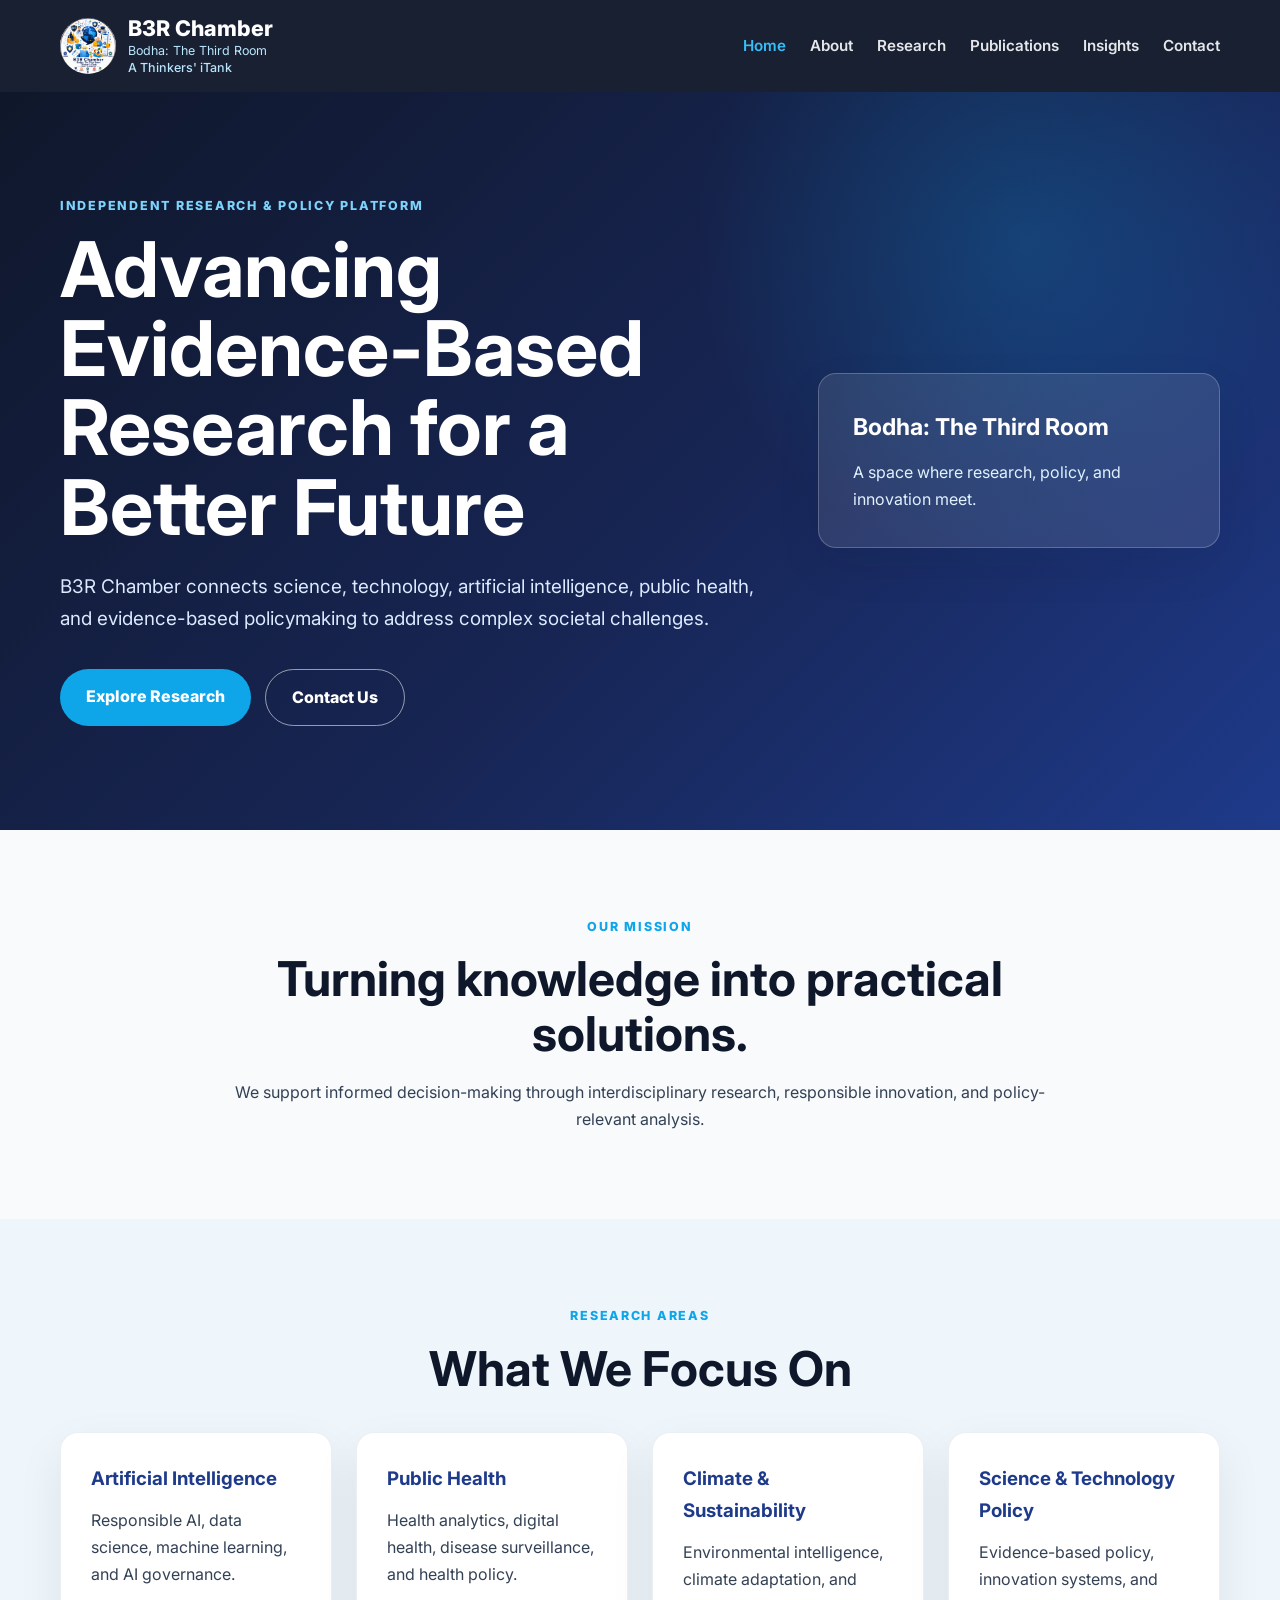
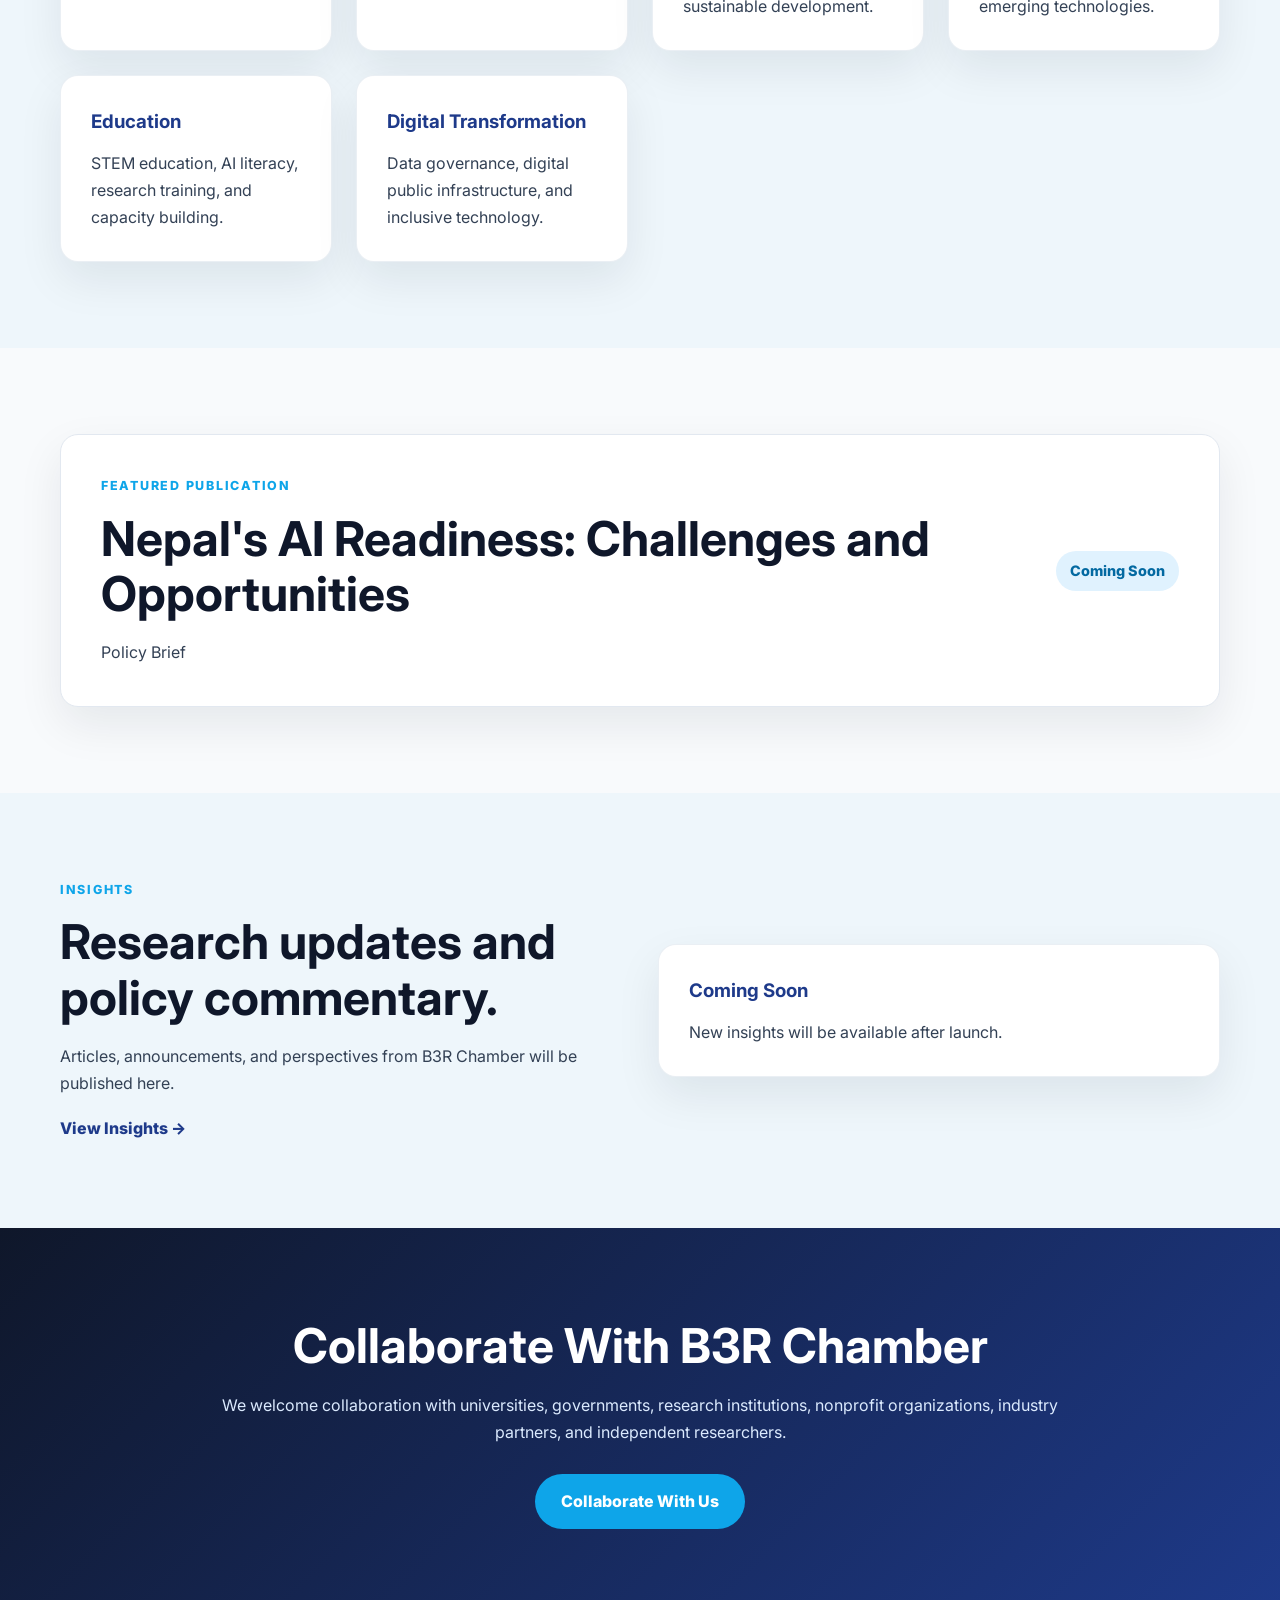
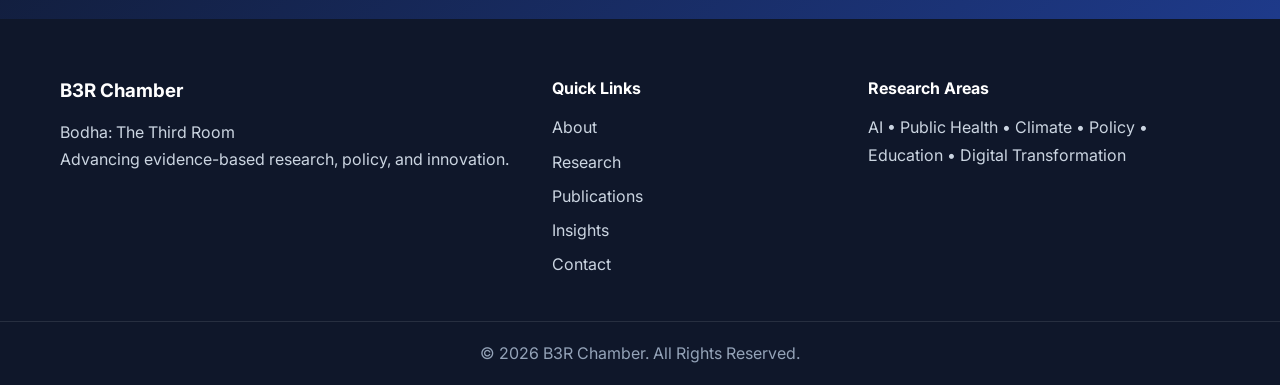
<file: index.html>
<!DOCTYPE html>

<html lang="en">
<head>
<meta charset="utf-8"/>
<meta content="width=device-width, initial-scale=1.0" name="viewport"/>
<title>B3R Chamber | B3R Chamber</title>
<meta content="B3R Chamber is an interdisciplinary research and policy platform." name="description"/>
<link href="style.css" rel="stylesheet"/>
</head>
<body>
<header class="site-header">
<div class="nav-container">
<a class="brand" href="index.html">
<img alt="B3R Chamber logo" class="site-logo" src="logo.png"/>
<div class="brand-text">
<span>B3R Chamber</span>
<small>Bodha: The Third Room</small><small class="itank">A Thinkers' iTank</small>
</div>
</a>
<button aria-label="Toggle navigation" class="menu-toggle">☰</button>
<nav class="site-nav">
<a class="active" href="index.html">Home</a>
<a href="about.html">About</a>
<a href="research.html">Research</a>
<a href="publications.html">Publications</a>
<a href="insights.html">Insights</a>
<a href="contact.html">Contact</a>
</nav>
</div>
</header>
<section class="hero">
<div class="container hero-grid">
<div>
<p class="eyebrow">Independent Research &amp; Policy Platform</p>
<h1>Advancing Evidence-Based Research for a Better Future</h1>
<p class="hero-text">B3R Chamber connects science, technology, artificial intelligence, public health, and evidence-based policymaking to address complex societal challenges.</p>
<div class="hero-actions">
<a class="btn" href="research.html">Explore Research</a>
<a class="btn btn-outline" href="contact.html">Contact Us</a>
</div>
</div>
<div class="hero-panel"><h3>Bodha: The Third Room</h3><p>A space where research, policy, and innovation meet.</p></div>
</div>
</section>
<section class="section"><div class="container narrow"><p class="eyebrow">Our Mission</p><h2>Turning knowledge into practical solutions.</h2><p>We support informed decision-making through interdisciplinary research, responsible innovation, and policy-relevant analysis.</p></div></section>
<section class="section muted"><div class="container"><p class="eyebrow center">Research Areas</p><h2 class="center">What We Focus On</h2><div class="card-grid">
<article class="card"><h3>Artificial Intelligence</h3><p>Responsible AI, data science, machine learning, and AI governance.</p></article>
<article class="card"><h3>Public Health</h3><p>Health analytics, digital health, disease surveillance, and health policy.</p></article>
<article class="card"><h3>Climate &amp; Sustainability</h3><p>Environmental intelligence, climate adaptation, and sustainable development.</p></article>
<article class="card"><h3>Science &amp; Technology Policy</h3><p>Evidence-based policy, innovation systems, and emerging technologies.</p></article>
<article class="card"><h3>Education</h3><p>STEM education, AI literacy, research training, and capacity building.</p></article>
<article class="card"><h3>Digital Transformation</h3><p>Data governance, digital public infrastructure, and inclusive technology.</p></article>
</div></div></section>
<section class="section"><div class="container feature-card"><div><p class="eyebrow">Featured Publication</p><h2>Nepal's AI Readiness: Challenges and Opportunities</h2><p>Policy Brief</p></div><span class="status-badge">Coming Soon</span></div></section>
<section class="section muted"><div class="container two-col"><div><p class="eyebrow">Insights</p><h2>Research updates and policy commentary.</h2><p>Articles, announcements, and perspectives from B3R Chamber will be published here.</p><a class="text-link" href="insights.html">View Insights →</a></div><div class="mini-card"><h3>Coming Soon</h3><p>New insights will be available after launch.</p></div></div></section>
<section class="cta"><div class="container narrow"><h2>Collaborate With B3R Chamber</h2><p>We welcome collaboration with universities, governments, research institutions, nonprofit organizations, industry partners, and independent researchers.</p><a class="btn" href="contact.html">Collaborate With Us</a></div></section>
<footer class="site-footer">
<div class="container footer-grid">
<div>
<h3>B3R Chamber</h3>
<p>Bodha: The Third Room</p>
<p>Advancing evidence-based research, policy, and innovation.</p>
</div>
<div>
<h4>Quick Links</h4>
<a href="about.html">About</a>
<a href="research.html">Research</a>
<a href="publications.html">Publications</a>
<a href="insights.html">Insights</a>
<a href="contact.html">Contact</a>
</div>
<div>
<h4>Research Areas</h4>
<p>AI • Public Health • Climate • Policy • Education • Digital Transformation</p>
</div>
</div>
<div class="footer-bottom">© 2026 B3R Chamber. All Rights Reserved.</div>
</footer>
<script src="script.js"></script>
</body>
</html>
</file>
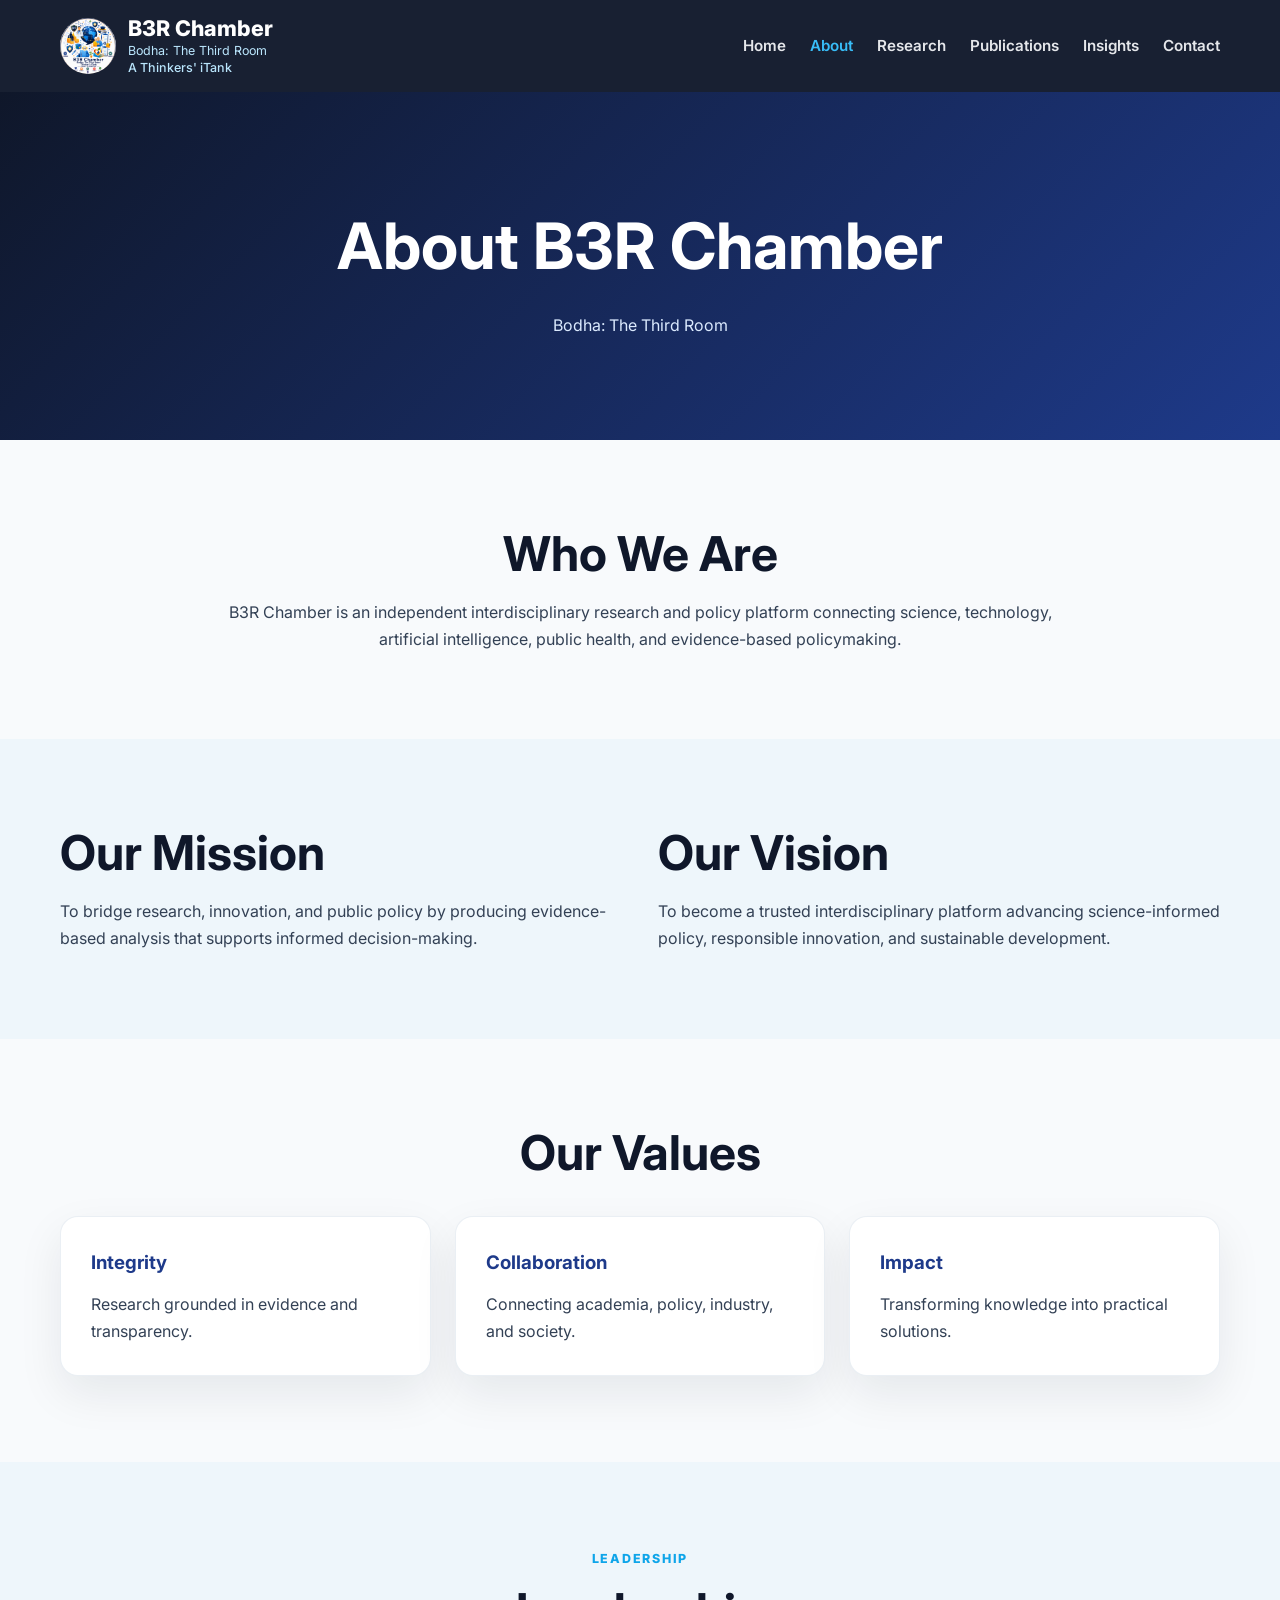
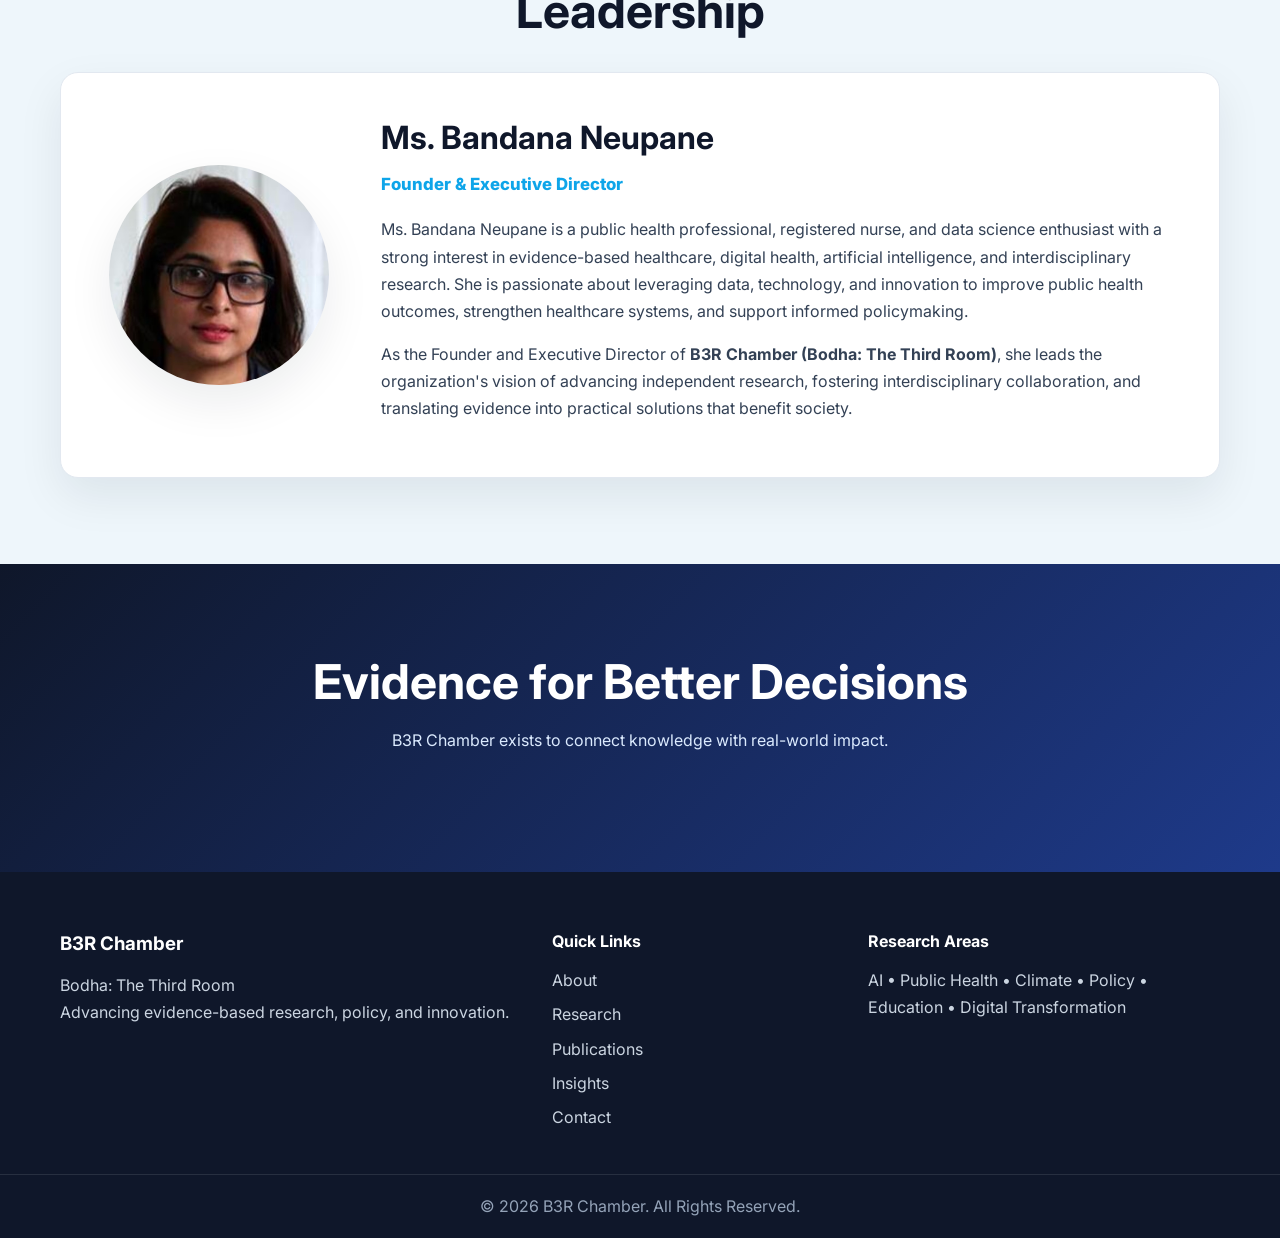
<file: about.html>
<!DOCTYPE html>

<html lang="en">
<head>
<meta charset="utf-8"/>
<meta content="width=device-width, initial-scale=1.0" name="viewport"/>
<title>About | B3R Chamber</title>
<meta content="B3R Chamber" name="description"/>
<link href="style.css" rel="stylesheet"/>
</head>
<body>
<header class="site-header">
<div class="nav-container">
<a class="brand" href="index.html">
<img alt="B3R Chamber logo" class="site-logo" src="logo.png"/>
<div class="brand-text">
<span>B3R Chamber</span>
<small>Bodha: The Third Room</small><small class="itank">A Thinkers' iTank</small>
</div>
</a>
<button aria-label="Toggle navigation" class="menu-toggle">☰</button>
<nav class="site-nav">
<a href="index.html">Home</a>
<a class="active" href="about.html">About</a>
<a href="research.html">Research</a>
<a href="publications.html">Publications</a>
<a href="insights.html">Insights</a>
<a href="contact.html">Contact</a>
</nav>
</div>
</header>
<section class="page-hero"><div class="container"><h1>About B3R Chamber</h1><p>Bodha: The Third Room</p></div></section>
<section class="section"><div class="container narrow"><h2>Who We Are</h2><p>B3R Chamber is an independent interdisciplinary research and policy platform connecting science, technology, artificial intelligence, public health, and evidence-based policymaking.</p></div></section>
<section class="section muted"><div class="container two-col"><div><h2>Our Mission</h2><p>To bridge research, innovation, and public policy by producing evidence-based analysis that supports informed decision-making.</p></div><div><h2>Our Vision</h2><p>To become a trusted interdisciplinary platform advancing science-informed policy, responsible innovation, and sustainable development.</p></div></div></section>
<section class="section"><div class="container"><h2 class="center">Our Values</h2><div class="card-grid"><div class="card"><h3>Integrity</h3><p>Research grounded in evidence and transparency.</p></div><div class="card"><h3>Collaboration</h3><p>Connecting academia, policy, industry, and society.</p></div><div class="card"><h3>Impact</h3><p>Transforming knowledge into practical solutions.</p></div></div></div></section>
<section class="section muted">
<div class="container">
<p class="eyebrow center">Leadership</p>
<h2 class="center">Leadership</h2>
<div class="leader-card">
<div class="leader-photo">
<img alt="Ms. Bandana Neupane" class="leader-image" src="images/bandana-neupane.jpg"/>
</div>
<div class="leader-content">
<h3>Ms. Bandana Neupane</h3>
<h4>Founder &amp; Executive Director</h4>
<p>
          Ms. Bandana Neupane is a public health professional, registered nurse,
          and data science enthusiast with a strong interest in evidence-based
          healthcare, digital health, artificial intelligence, and interdisciplinary
          research. She is passionate about leveraging data, technology, and
          innovation to improve public health outcomes, strengthen healthcare
          systems, and support informed policymaking.
        </p>
<p>
          As the Founder and Executive Director of
          <strong>B3R Chamber (Bodha: The Third Room)</strong>, she leads the
          organization's vision of advancing independent research, fostering
          interdisciplinary collaboration, and translating evidence into practical
          solutions that benefit society.
        </p>
</div>
</div>
</div>
</section>
<section class="cta"><div class="container narrow"><h2>Evidence for Better Decisions</h2><p>B3R Chamber exists to connect knowledge with real-world impact.</p></div></section>
<footer class="site-footer">
<div class="container footer-grid">
<div>
<h3>B3R Chamber</h3>
<p>Bodha: The Third Room</p>
<p>Advancing evidence-based research, policy, and innovation.</p>
</div>
<div>
<h4>Quick Links</h4>
<a href="about.html">About</a>
<a href="research.html">Research</a>
<a href="publications.html">Publications</a>
<a href="insights.html">Insights</a>
<a href="contact.html">Contact</a>
</div>
<div>
<h4>Research Areas</h4>
<p>AI • Public Health • Climate • Policy • Education • Digital Transformation</p>
</div>
</div>
<div class="footer-bottom">© 2026 B3R Chamber. All Rights Reserved.</div>
</footer>
<script src="script.js"></script>
</body>
</html>
</file>
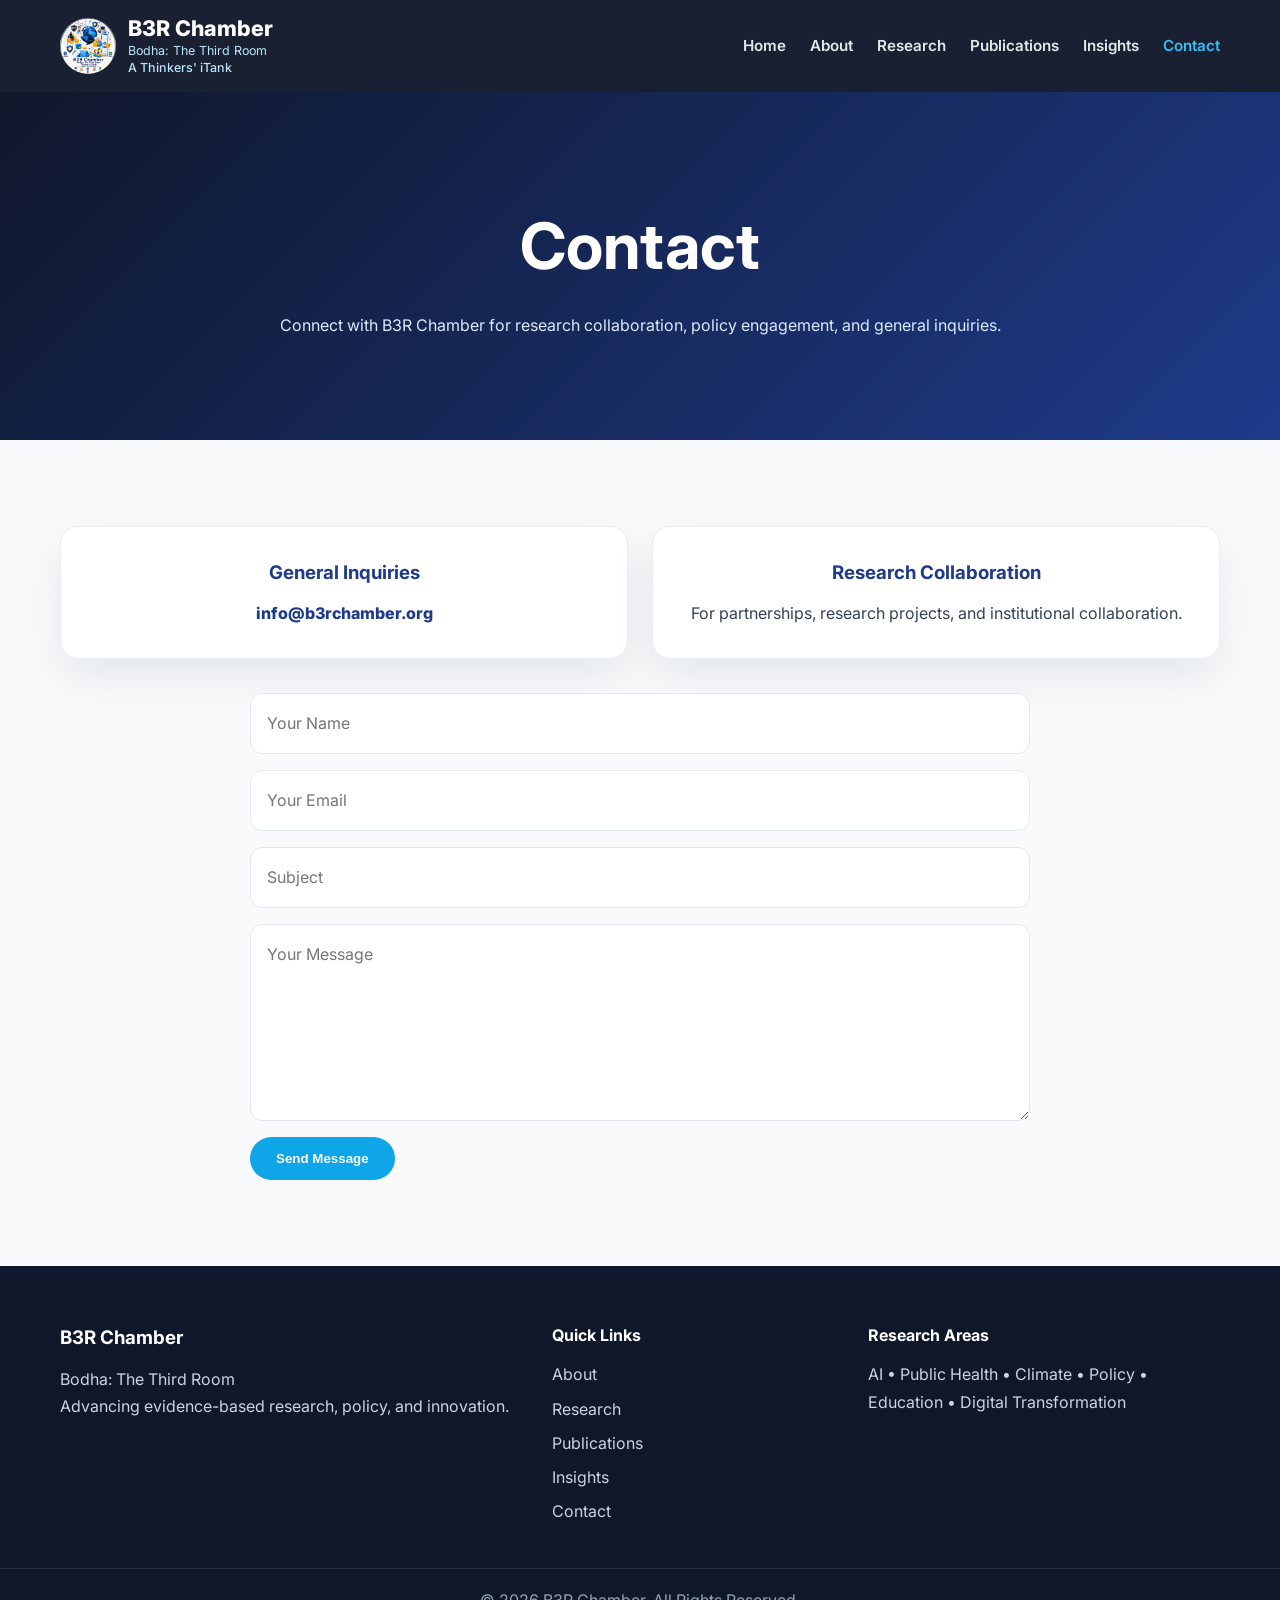
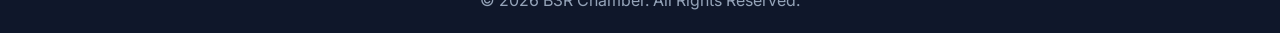
<file: contact.html>
<!DOCTYPE html>

<html lang="en">
<head>
<meta charset="utf-8"/>
<meta content="width=device-width, initial-scale=1.0" name="viewport"/>
<title>Contact | B3R Chamber</title>
<meta content="B3R Chamber" name="description"/>
<link href="style.css" rel="stylesheet"/>
</head>
<body>
<header class="site-header">
<div class="nav-container">
<a class="brand" href="index.html"><img alt="B3R Chamber logo" class="site-logo" src="logo.png"/><div class="brand-text"><span>B3R Chamber</span><small>Bodha: The Third Room</small><small class="itank">A Thinkers' iTank</small></div></a>
<button aria-label="Toggle navigation" class="menu-toggle">☰</button>
<nav class="site-nav">
<a href="index.html">Home</a>
<a href="about.html">About</a>
<a href="research.html">Research</a>
<a href="publications.html">Publications</a>
<a href="insights.html">Insights</a>
<a class="active" href="contact.html">Contact</a>
</nav>
</div>
</header>
<section class="page-hero"><div class="container"><h1>Contact</h1><p>Connect with B3R Chamber for research collaboration, policy engagement, and general inquiries.</p></div></section>
<section class="section"><div class="container"><div class="contact-grid"><div class="contact-card"><h3>General Inquiries</h3><p><a href="mailto:info@b3rchamber.org">info@b3rchamber.org</a></p></div><div class="contact-card"><h3>Research Collaboration</h3><p>For partnerships, research projects, and institutional collaboration.</p></div></div><form class="contact-form"><input placeholder="Your Name" required="" type="text"/><input placeholder="Your Email" required="" type="email"/><input placeholder="Subject" required="" type="text"/><textarea placeholder="Your Message" required="" rows="6"></textarea><button class="btn" type="submit">Send Message</button></form></div></section>
<footer class="site-footer">
<div class="container footer-grid">
<div>
<h3>B3R Chamber</h3>
<p>Bodha: The Third Room</p>
<p>Advancing evidence-based research, policy, and innovation.</p>
</div>
<div>
<h4>Quick Links</h4>
<a href="about.html">About</a>
<a href="research.html">Research</a>
<a href="publications.html">Publications</a>
<a href="insights.html">Insights</a>
<a href="contact.html">Contact</a>
</div>
<div>
<h4>Research Areas</h4>
<p>AI • Public Health • Climate • Policy • Education • Digital Transformation</p>
</div>
</div>
<div class="footer-bottom">© 2026 B3R Chamber. All Rights Reserved.</div>
</footer>
<script src="script.js"></script>
</body>
</html>
</file>
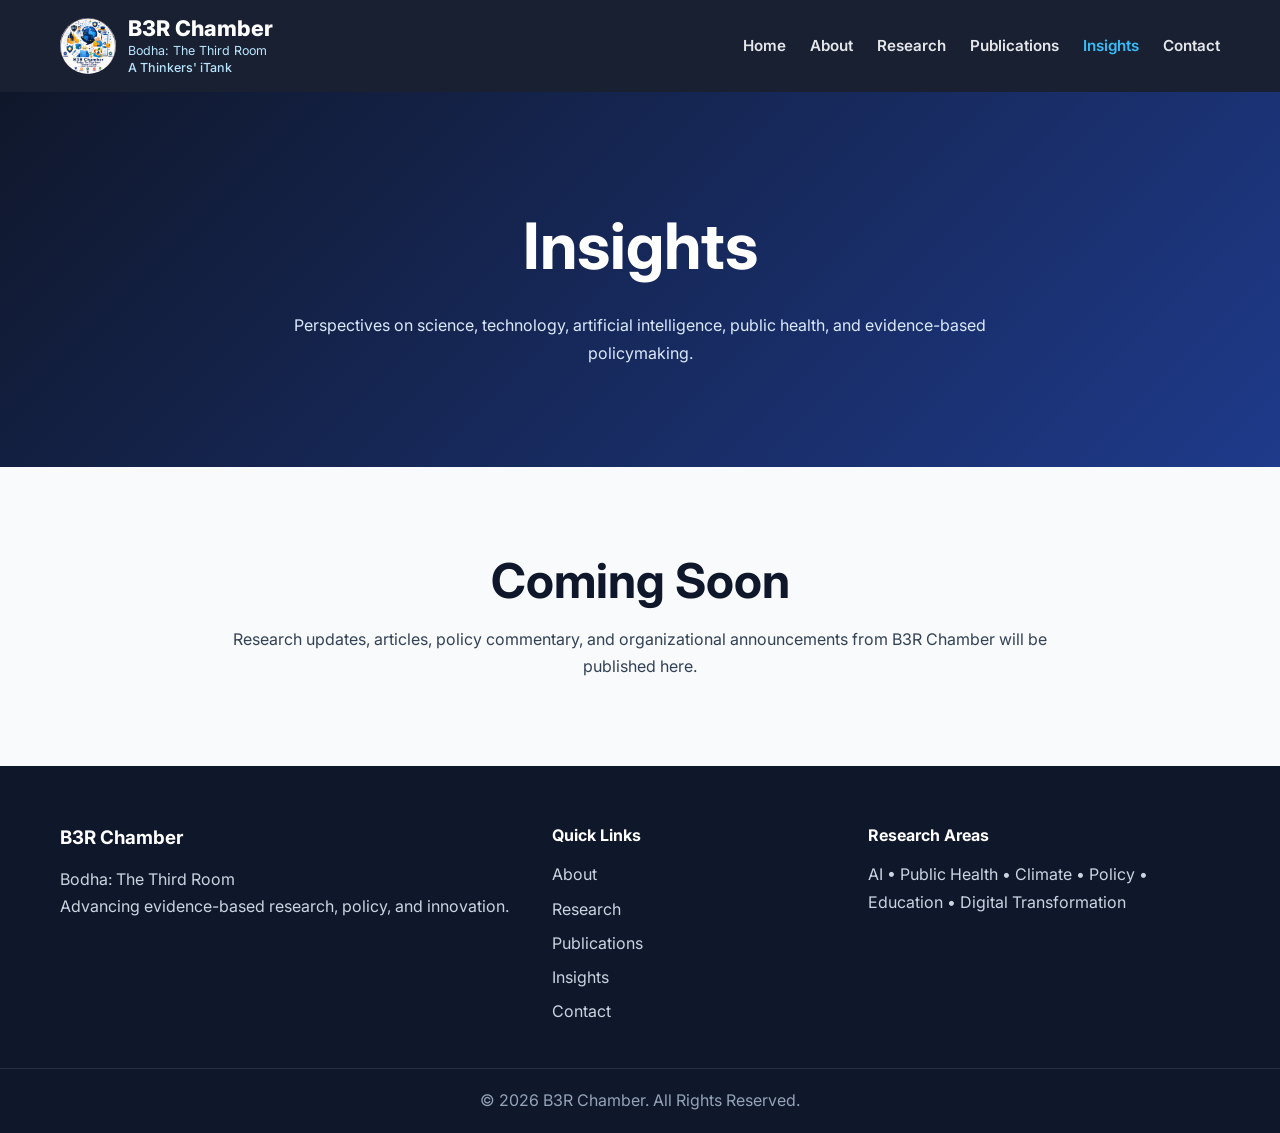
<file: insights.html>
<!DOCTYPE html>

<html lang="en">
<head>
<meta charset="utf-8"/>
<meta content="width=device-width, initial-scale=1.0" name="viewport"/>
<title>Insights | B3R Chamber</title>
<meta content="B3R Chamber" name="description"/>
<link href="style.css" rel="stylesheet"/>
</head>
<body>
<header class="site-header">
<div class="nav-container">
<a class="brand" href="index.html"><img alt="B3R Chamber logo" class="site-logo" src="logo.png"/><div class="brand-text"><span>B3R Chamber</span><small>Bodha: The Third Room</small><small class="itank">A Thinkers' iTank</small></div></a>
<button aria-label="Toggle navigation" class="menu-toggle">☰</button>
<nav class="site-nav">
<a href="index.html">Home</a>
<a href="about.html">About</a>
<a href="research.html">Research</a>
<a href="publications.html">Publications</a>
<a class="active" href="insights.html">Insights</a>
<a href="contact.html">Contact</a>
</nav>
</div>
</header>
<section class="page-hero"><div class="container"><h1>Insights</h1><p>Perspectives on science, technology, artificial intelligence, public health, and evidence-based policymaking.</p></div></section>
<section class="section"><div class="container narrow center"><h2>Coming Soon</h2><p>Research updates, articles, policy commentary, and organizational announcements from B3R Chamber will be published here.</p></div></section>
<footer class="site-footer">
<div class="container footer-grid">
<div>
<h3>B3R Chamber</h3>
<p>Bodha: The Third Room</p>
<p>Advancing evidence-based research, policy, and innovation.</p>
</div>
<div>
<h4>Quick Links</h4>
<a href="about.html">About</a>
<a href="research.html">Research</a>
<a href="publications.html">Publications</a>
<a href="insights.html">Insights</a>
<a href="contact.html">Contact</a>
</div>
<div>
<h4>Research Areas</h4>
<p>AI • Public Health • Climate • Policy • Education • Digital Transformation</p>
</div>
</div>
<div class="footer-bottom">© 2026 B3R Chamber. All Rights Reserved.</div>
</footer>
<script src="script.js"></script>
</body>
</html>
</file>
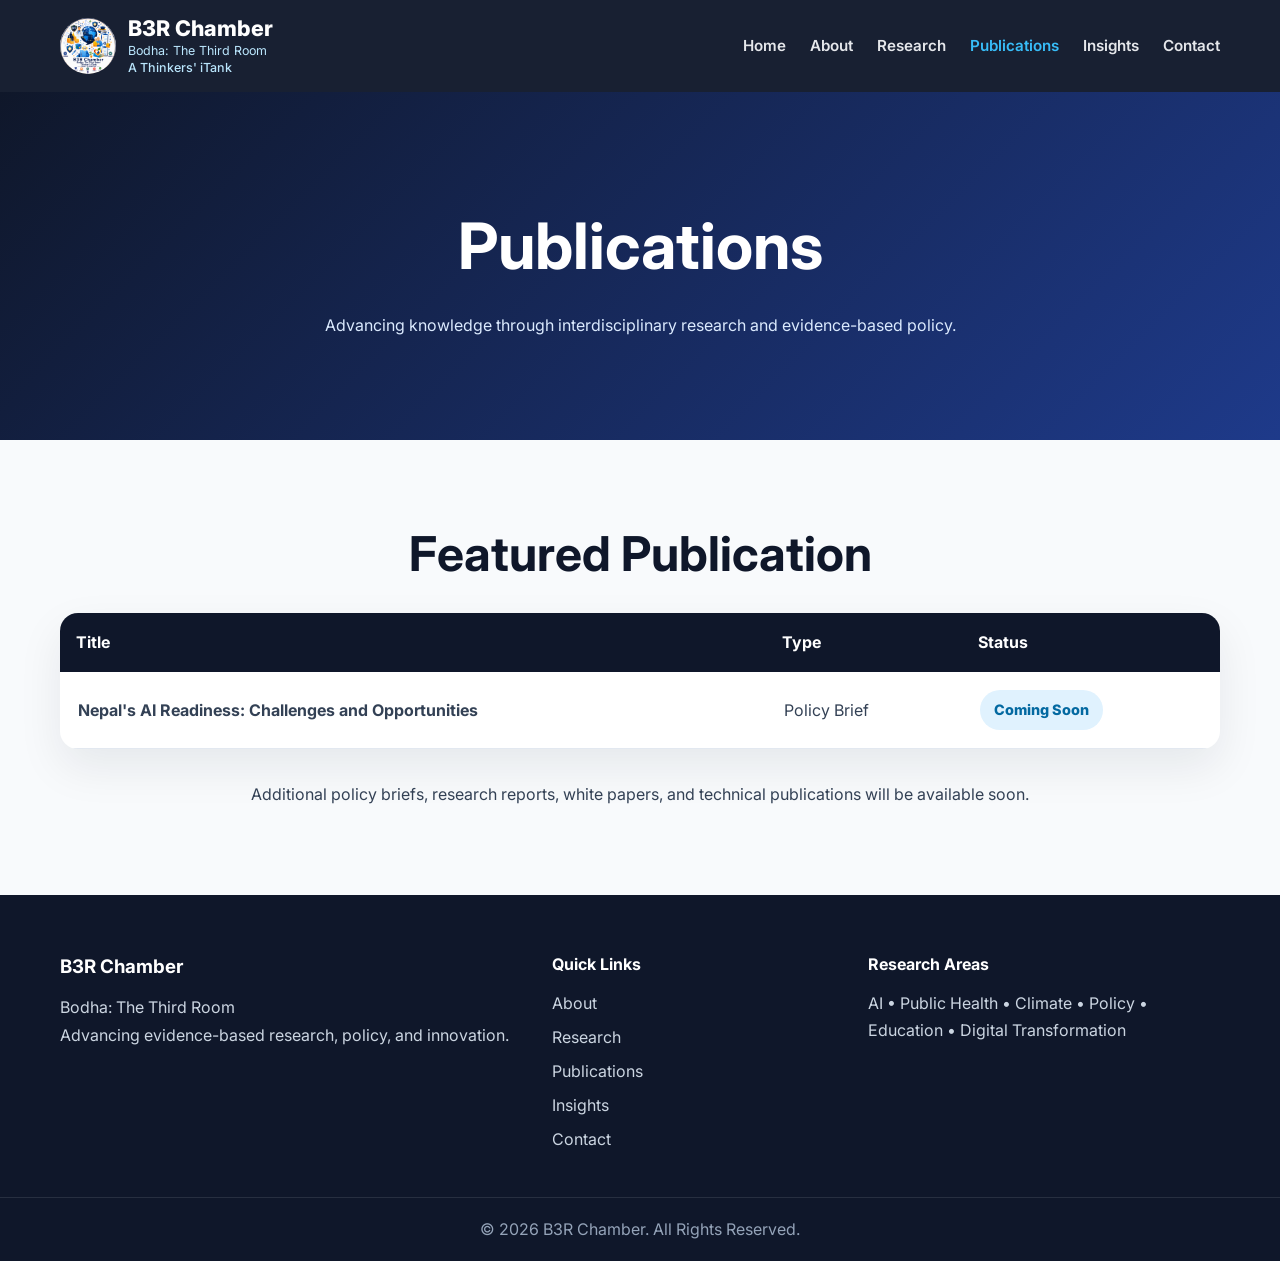
<file: publications.html>
<!DOCTYPE html>

<html lang="en">
<head>
<meta charset="utf-8"/>
<meta content="width=device-width, initial-scale=1.0" name="viewport"/>
<title>Publications | B3R Chamber</title>
<meta content="B3R Chamber" name="description"/>
<link href="style.css" rel="stylesheet"/>
</head>
<body>
<header class="site-header">
<div class="nav-container">
<a class="brand" href="index.html"><img alt="B3R Chamber logo" class="site-logo" src="logo.png"/><div class="brand-text"><span>B3R Chamber</span><small>Bodha: The Third Room</small><small class="itank">A Thinkers' iTank</small></div></a>
<button aria-label="Toggle navigation" class="menu-toggle">☰</button>
<nav class="site-nav">
<a href="index.html">Home</a>
<a href="about.html">About</a>
<a href="research.html">Research</a>
<a class="active" href="publications.html">Publications</a>
<a href="insights.html">Insights</a>
<a href="contact.html">Contact</a>
</nav>
</div>
</header>
<section class="page-hero"><div class="container"><h1>Publications</h1><p>Advancing knowledge through interdisciplinary research and evidence-based policy.</p></div></section>
<section class="section"><div class="container"><h2 class="center">Featured Publication</h2><table class="publication-table"><tr><th>Title</th><th>Type</th><th>Status</th></tr><tr><td><strong>Nepal's AI Readiness: Challenges and Opportunities</strong></td><td>Policy Brief</td><td><span class="status-badge">Coming Soon</span></td></tr></table><p class="center">Additional policy briefs, research reports, white papers, and technical publications will be available soon.</p></div></section>
<footer class="site-footer">
<div class="container footer-grid">
<div>
<h3>B3R Chamber</h3>
<p>Bodha: The Third Room</p>
<p>Advancing evidence-based research, policy, and innovation.</p>
</div>
<div>
<h4>Quick Links</h4>
<a href="about.html">About</a>
<a href="research.html">Research</a>
<a href="publications.html">Publications</a>
<a href="insights.html">Insights</a>
<a href="contact.html">Contact</a>
</div>
<div>
<h4>Research Areas</h4>
<p>AI • Public Health • Climate • Policy • Education • Digital Transformation</p>
</div>
</div>
<div class="footer-bottom">© 2026 B3R Chamber. All Rights Reserved.</div>
</footer>
<script src="script.js"></script>
</body>
</html>
</file>
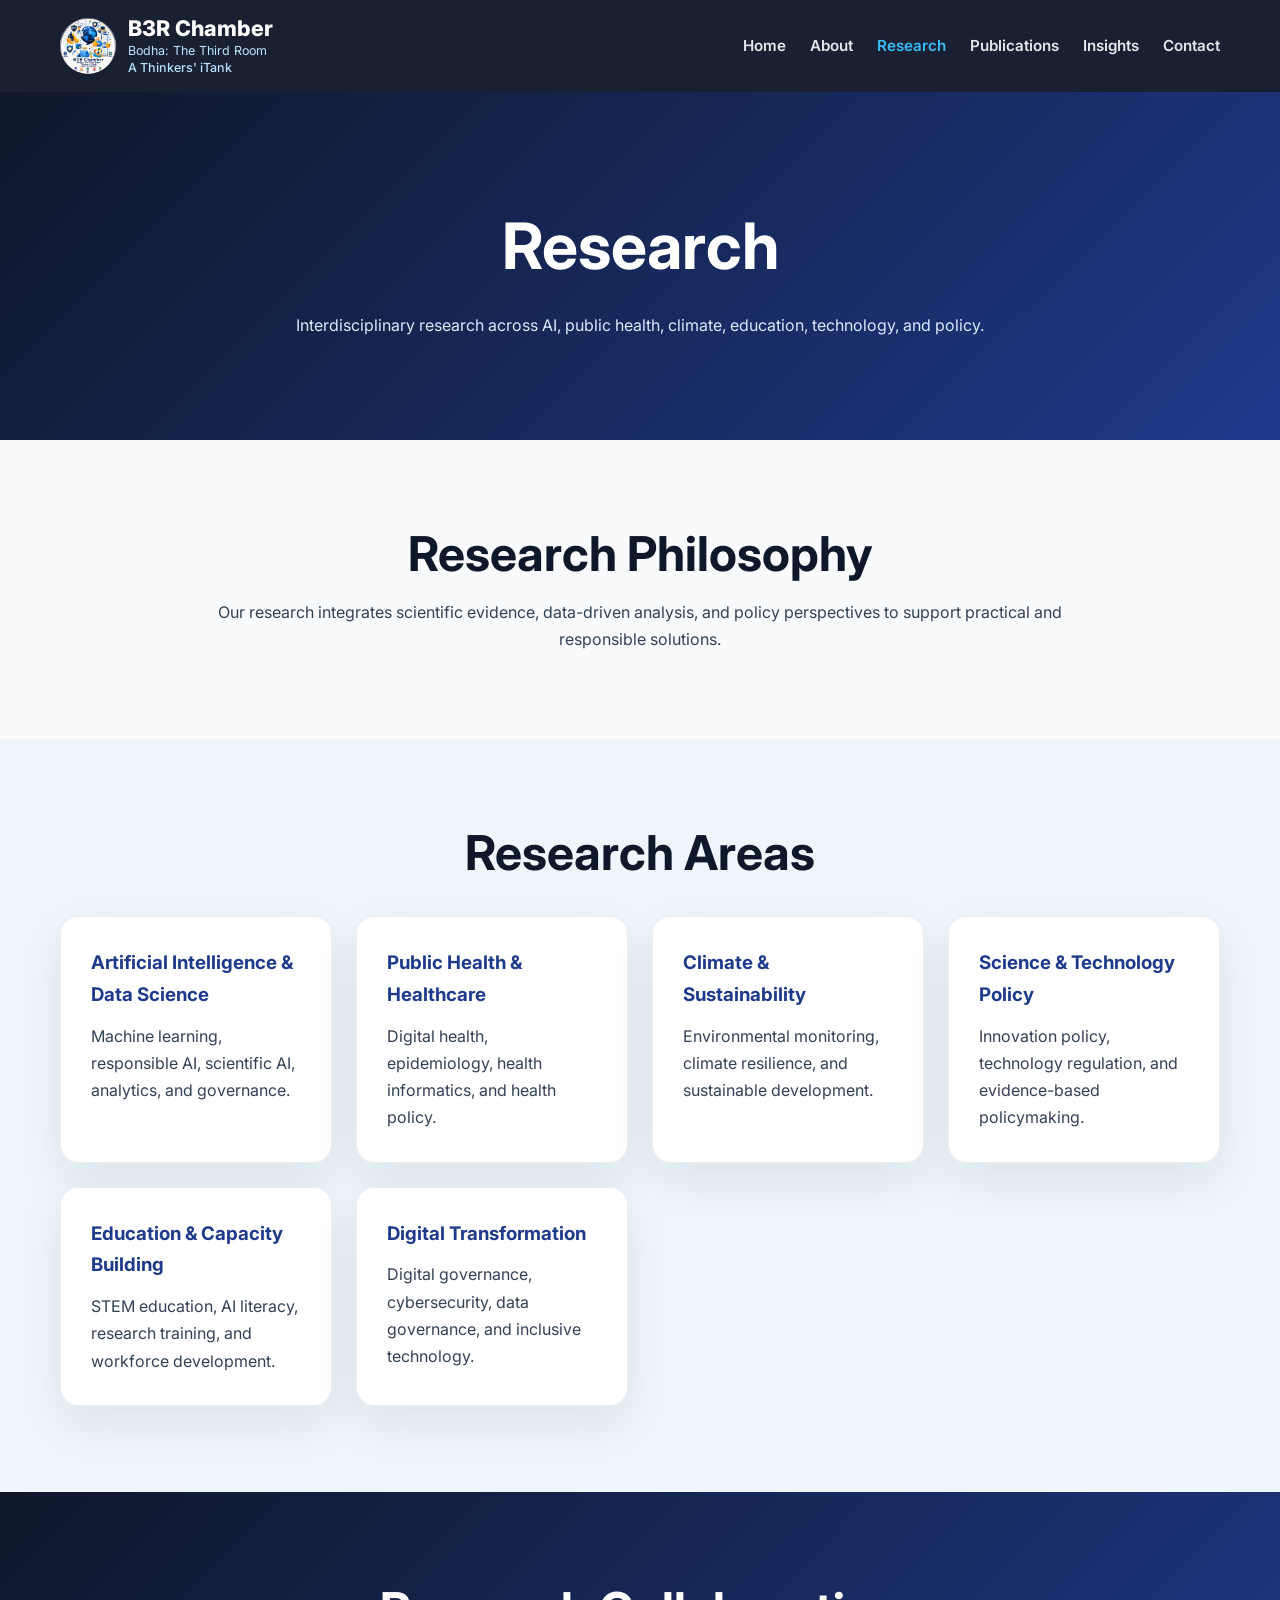
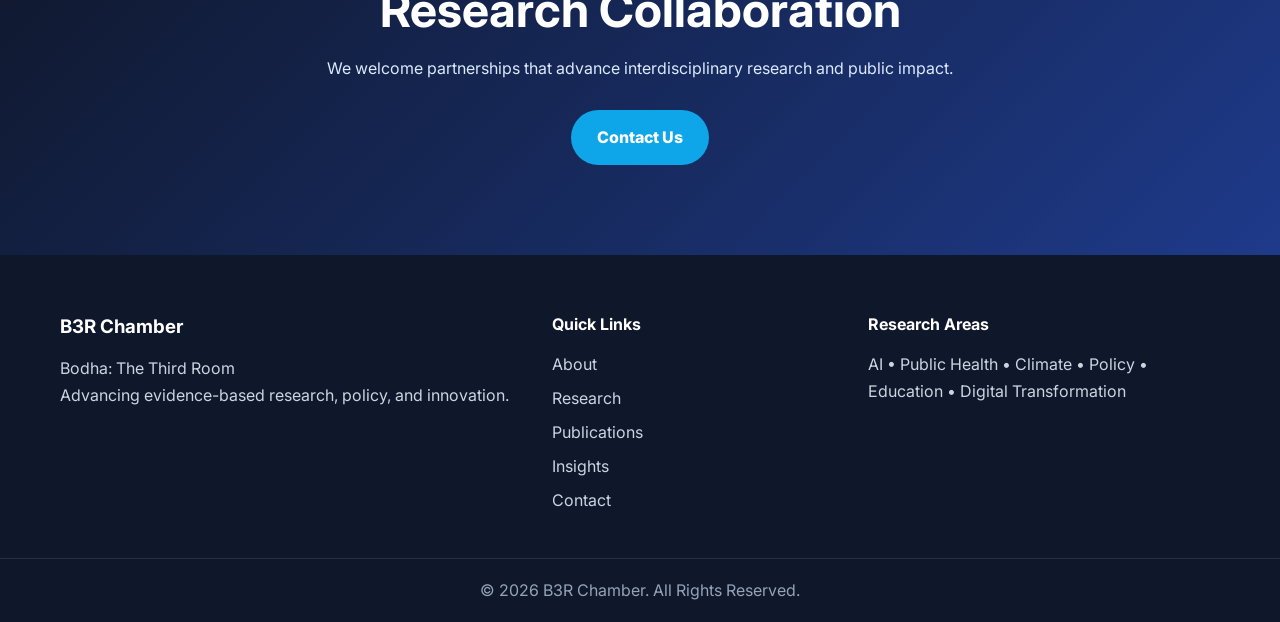
<file: research.html>
<!DOCTYPE html>

<html lang="en">
<head>
<meta charset="utf-8"/>
<meta content="width=device-width, initial-scale=1.0" name="viewport"/>
<title>Research | B3R Chamber</title>
<meta content="B3R Chamber" name="description"/>
<link href="style.css" rel="stylesheet"/>
</head>
<body>
<header class="site-header">
<div class="nav-container">
<a class="brand" href="index.html"><img alt="B3R Chamber logo" class="site-logo" src="logo.png"/><div class="brand-text"><span>B3R Chamber</span><small>Bodha: The Third Room</small><small class="itank">A Thinkers' iTank</small></div></a>
<button aria-label="Toggle navigation" class="menu-toggle">☰</button>
<nav class="site-nav">
<a href="index.html">Home</a>
<a href="about.html">About</a>
<a class="active" href="research.html">Research</a>
<a href="publications.html">Publications</a>
<a href="insights.html">Insights</a>
<a href="contact.html">Contact</a>
</nav>
</div>
</header>
<section class="page-hero"><div class="container"><h1>Research</h1><p>Interdisciplinary research across AI, public health, climate, education, technology, and policy.</p></div></section>
<section class="section"><div class="container narrow"><h2>Research Philosophy</h2><p>Our research integrates scientific evidence, data-driven analysis, and policy perspectives to support practical and responsible solutions.</p></div></section>
<section class="section muted"><div class="container"><h2 class="center">Research Areas</h2><div class="card-grid"><div class="card"><h3>Artificial Intelligence &amp; Data Science</h3><p>Machine learning, responsible AI, scientific AI, analytics, and governance.</p></div>
<div class="card"><h3>Public Health &amp; Healthcare</h3><p>Digital health, epidemiology, health informatics, and health policy.</p></div>
<div class="card"><h3>Climate &amp; Sustainability</h3><p>Environmental monitoring, climate resilience, and sustainable development.</p></div>
<div class="card"><h3>Science &amp; Technology Policy</h3><p>Innovation policy, technology regulation, and evidence-based policymaking.</p></div>
<div class="card"><h3>Education &amp; Capacity Building</h3><p>STEM education, AI literacy, research training, and workforce development.</p></div>
<div class="card"><h3>Digital Transformation</h3><p>Digital governance, cybersecurity, data governance, and inclusive technology.</p></div></div></div></section>
<section class="cta"><div class="container narrow"><h2>Research Collaboration</h2><p>We welcome partnerships that advance interdisciplinary research and public impact.</p><a class="btn" href="contact.html">Contact Us</a></div></section>
<footer class="site-footer">
<div class="container footer-grid">
<div>
<h3>B3R Chamber</h3>
<p>Bodha: The Third Room</p>
<p>Advancing evidence-based research, policy, and innovation.</p>
</div>
<div>
<h4>Quick Links</h4>
<a href="about.html">About</a>
<a href="research.html">Research</a>
<a href="publications.html">Publications</a>
<a href="insights.html">Insights</a>
<a href="contact.html">Contact</a>
</div>
<div>
<h4>Research Areas</h4>
<p>AI • Public Health • Climate • Policy • Education • Digital Transformation</p>
</div>
</div>
<div class="footer-bottom">© 2026 B3R Chamber. All Rights Reserved.</div>
</footer>
<script src="script.js"></script>
</body>
</html>
</file>
<file: style.css>
@import url('https://fonts.googleapis.com/css2?family=Inter:wght@400;500;600;700;800&display=swap');
*{margin:0;padding:0;box-sizing:border-box}:root{--primary:#0f172a;--secondary:#1e3a8a;--accent:#0ea5e9;--light:#f8fafc;--muted:#eef6fb;--white:#fff;--text:#334155;--border:#e2e8f0;--shadow:0 18px 45px rgba(15,23,42,.08);--radius:18px}html{scroll-behavior:smooth}body{font-family:Inter,Arial,sans-serif;background:var(--light);color:var(--text);line-height:1.7}.container{width:min(1160px,92%);margin:auto}.narrow{max-width:850px;text-align:center}.center{text-align:center}.site-header{background:rgba(15,23,42,.96);position:sticky;top:0;z-index:999}.nav-container{width:min(1160px,92%);margin:auto;display:flex;align-items:center;justify-content:space-between;padding:16px 0}.brand{text-decoration:none;color:#fff;display:flex;flex-direction:column;line-height:1.15}.brand span{font-size:1.35rem;font-weight:800}.brand small{font-size:.78rem;color:#bae6fd;margin-top:3px}.site-nav{display:flex;align-items:center;gap:24px}.site-nav a{color:#e5e7eb;text-decoration:none;font-weight:600;font-size:.95rem;transition:.25s}.site-nav a:hover,.site-nav a.active{color:#38bdf8}.menu-toggle{display:none;background:none;border:0;color:#fff;font-size:1.8rem;cursor:pointer}.hero{min-height:82vh;display:flex;align-items:center;background:radial-gradient(circle at 80% 20%,rgba(14,165,233,.22),transparent 28%),linear-gradient(135deg,#0f172a 0%,#172554 55%,#1e3a8a 100%);color:#fff;padding:90px 0}.hero-grid{display:grid;grid-template-columns:1.5fr .85fr;gap:48px;align-items:center}.eyebrow{text-transform:uppercase;letter-spacing:.14em;font-size:.78rem;font-weight:800;color:#0ea5e9;margin-bottom:14px}.hero .eyebrow{color:#7dd3fc}.hero h1{font-size:clamp(2.5rem,6vw,5rem);line-height:1.03}.hero-text{font-size:1.18rem;max-width:720px;color:#dbeafe;margin-top:24px}.hero-actions{display:flex;gap:14px;flex-wrap:wrap;margin-top:34px}.btn{display:inline-block;background:var(--accent);color:#fff;text-decoration:none;border:0;padding:14px 26px;border-radius:999px;font-weight:800;cursor:pointer;transition:.25s}.btn:hover{transform:translateY(-2px);background:#0284c7}.btn-outline{background:transparent;border:1px solid rgba(255,255,255,.55)}.btn-outline:hover{background:#fff;color:var(--primary)}.hero-panel{background:rgba(255,255,255,.1);border:1px solid rgba(255,255,255,.22);box-shadow:var(--shadow);border-radius:var(--radius);padding:34px}.hero-panel h3{font-size:1.45rem;margin-bottom:12px}.hero-panel p{color:#e0f2fe}.section{padding:86px 0}.muted{background:var(--muted)}.section h2{font-size:clamp(2rem,4vw,3rem);line-height:1.15;color:var(--primary);margin-bottom:18px}.card-grid{display:grid;grid-template-columns:repeat(auto-fit,minmax(260px,1fr));gap:24px;margin-top:36px}.card,.mini-card,.contact-card{background:#fff;padding:30px;border-radius:var(--radius);box-shadow:var(--shadow);border:1px solid rgba(226,232,240,.7);transition:.25s}.card:hover,.mini-card:hover,.contact-card:hover{transform:translateY(-6px)}.card h3,.mini-card h3,.contact-card h3{color:var(--secondary);margin-bottom:12px}.two-col{display:grid;grid-template-columns:1fr 1fr;gap:36px;align-items:center}.feature-card{background:#fff;border-radius:var(--radius);box-shadow:var(--shadow);padding:40px;display:flex;justify-content:space-between;gap:24px;align-items:center;border:1px solid var(--border)}.status-badge{display:inline-block;background:#e0f2fe;color:#0369a1;padding:8px 14px;border-radius:999px;font-weight:800;font-size:.9rem;white-space:nowrap}.text-link{color:var(--secondary);font-weight:800;text-decoration:none;display:inline-block;margin-top:18px}.cta{background:linear-gradient(135deg,#0f172a,#1e3a8a);color:#fff;text-align:center;padding:90px 0}.cta h2{font-size:clamp(2rem,4vw,3rem);line-height:1.15;margin-bottom:18px}.cta p{color:#dbeafe;margin-bottom:28px}.page-hero{background:linear-gradient(135deg,#0f172a,#1e3a8a);color:#fff;text-align:center;padding:100px 0}.page-hero h1{font-size:clamp(2.5rem,5vw,4rem);margin-bottom:12px}.page-hero p{color:#dbeafe;max-width:780px;margin:auto}.publication-table{width:100%;border-collapse:collapse;background:#fff;box-shadow:var(--shadow);border-radius:var(--radius);overflow:hidden;margin:32px 0}.publication-table th{background:var(--primary);color:#fff;padding:16px;text-align:left}.publication-table td{padding:18px;border-bottom:1px solid var(--border)}.contact-grid{display:grid;grid-template-columns:repeat(auto-fit,minmax(260px,1fr));gap:24px;margin-bottom:34px}.contact-card{text-align:center}.contact-card a{color:var(--secondary);font-weight:800;text-decoration:none}.contact-form{max-width:780px;margin:auto;display:flex;flex-direction:column;gap:16px}.contact-form input,.contact-form textarea{width:100%;padding:16px;border:1px solid var(--border);border-radius:12px;font:inherit;background:#fff}.contact-form input:focus,.contact-form textarea:focus{outline:0;border-color:var(--accent);box-shadow:0 0 0 4px rgba(14,165,233,.14)}.contact-form button{align-self:flex-start}.site-footer{background:#0f172a;color:#cbd5e1;padding-top:56px}.footer-grid{display:grid;grid-template-columns:1.3fr .8fr 1fr;gap:34px;padding-bottom:36px}.site-footer h3,.site-footer h4{color:#fff;margin-bottom:12px}.site-footer a{display:block;text-decoration:none;color:#cbd5e1;margin:7px 0}.site-footer a:hover{color:#38bdf8}.footer-bottom{text-align:center;border-top:1px solid rgba(255,255,255,.1);padding:18px;color:#94a3b8}@media(max-width:850px){.menu-toggle{display:block}.site-nav{display:none;position:absolute;left:4%;right:4%;top:72px;background:#0f172a;border:1px solid rgba(255,255,255,.1);border-radius:14px;padding:18px;flex-direction:column;align-items:flex-start}.site-nav.open{display:flex}.hero-grid,.two-col,.footer-grid{grid-template-columns:1fr}.hero{min-height:auto;padding:70px 0}.feature-card{flex-direction:column;align-items:flex-start}.section{padding:64px 0}.publication-table,.publication-table tbody,.publication-table tr,.publication-table th,.publication-table td{display:block;width:100%}.publication-table th{display:none}.publication-table td{border-bottom:1px solid var(--border)}.contact-form button{align-self:stretch}}

/* Leadership Section */
.leader-card{
    display:grid;
    grid-template-columns:240px 1fr;
    gap:42px;
    align-items:center;
    background:#fff;
    padding:38px;
    border-radius:var(--radius);
    box-shadow:var(--shadow);
    border:1px solid var(--border);
    margin-top:34px;
}

.leader-photo{
    display:flex;
    justify-content:center;
}

.photo-placeholder{
    width:220px;
    height:220px;
    border-radius:50%;
    background:linear-gradient(135deg,#0f172a,#1e3a8a);
    color:#fff;
    display:flex;
    align-items:center;
    justify-content:center;
    font-size:3.5rem;
    font-weight:800;
    letter-spacing:.05em;
    box-shadow:var(--shadow);
}

.leader-content h3{
    font-size:2rem;
    color:var(--primary);
    margin-bottom:4px;
}

.leader-content h4{
    color:var(--accent);
    font-size:1.05rem;
    margin-bottom:18px;
    font-weight:800;
}

.leader-content p{
    margin-bottom:16px;
}

@media(max-width:850px){
    .leader-card{
        grid-template-columns:1fr;
        text-align:center;
        padding:28px;
    }

    .photo-placeholder{
        width:180px;
        height:180px;
        font-size:3rem;
    }
}


/* Header logo fix */
.brand{
    display:flex !important;
    align-items:center !important;
    gap:12px !important;
    text-decoration:none !important;
    color:#fff !important;
    flex-direction:row !important;
}

.brand-text{
    display:flex;
    flex-direction:column;
    line-height:1.15;
}

.site-logo{
    width:56px !important;
    height:56px !important;
    max-width:56px !important;
    max-height:56px !important;
    object-fit:contain !important;
    display:block !important;
    border-radius:50%;
    flex-shrink:0 !important;
}

/* Leadership image fix */
.leader-image{
    width:220px;
    height:220px;
    object-fit:cover;
    object-position:center top;
    border-radius:50%;
    display:block;
    box-shadow:var(--shadow);
}


/* B3R Chamber subtitle */
.brand-text .itank{
    display:block;
    font-size:.78rem;
    color:#bae6fd;
    margin-top:3px;
    font-weight:500;
    letter-spacing:0;
    text-transform:none;
}
</file>
